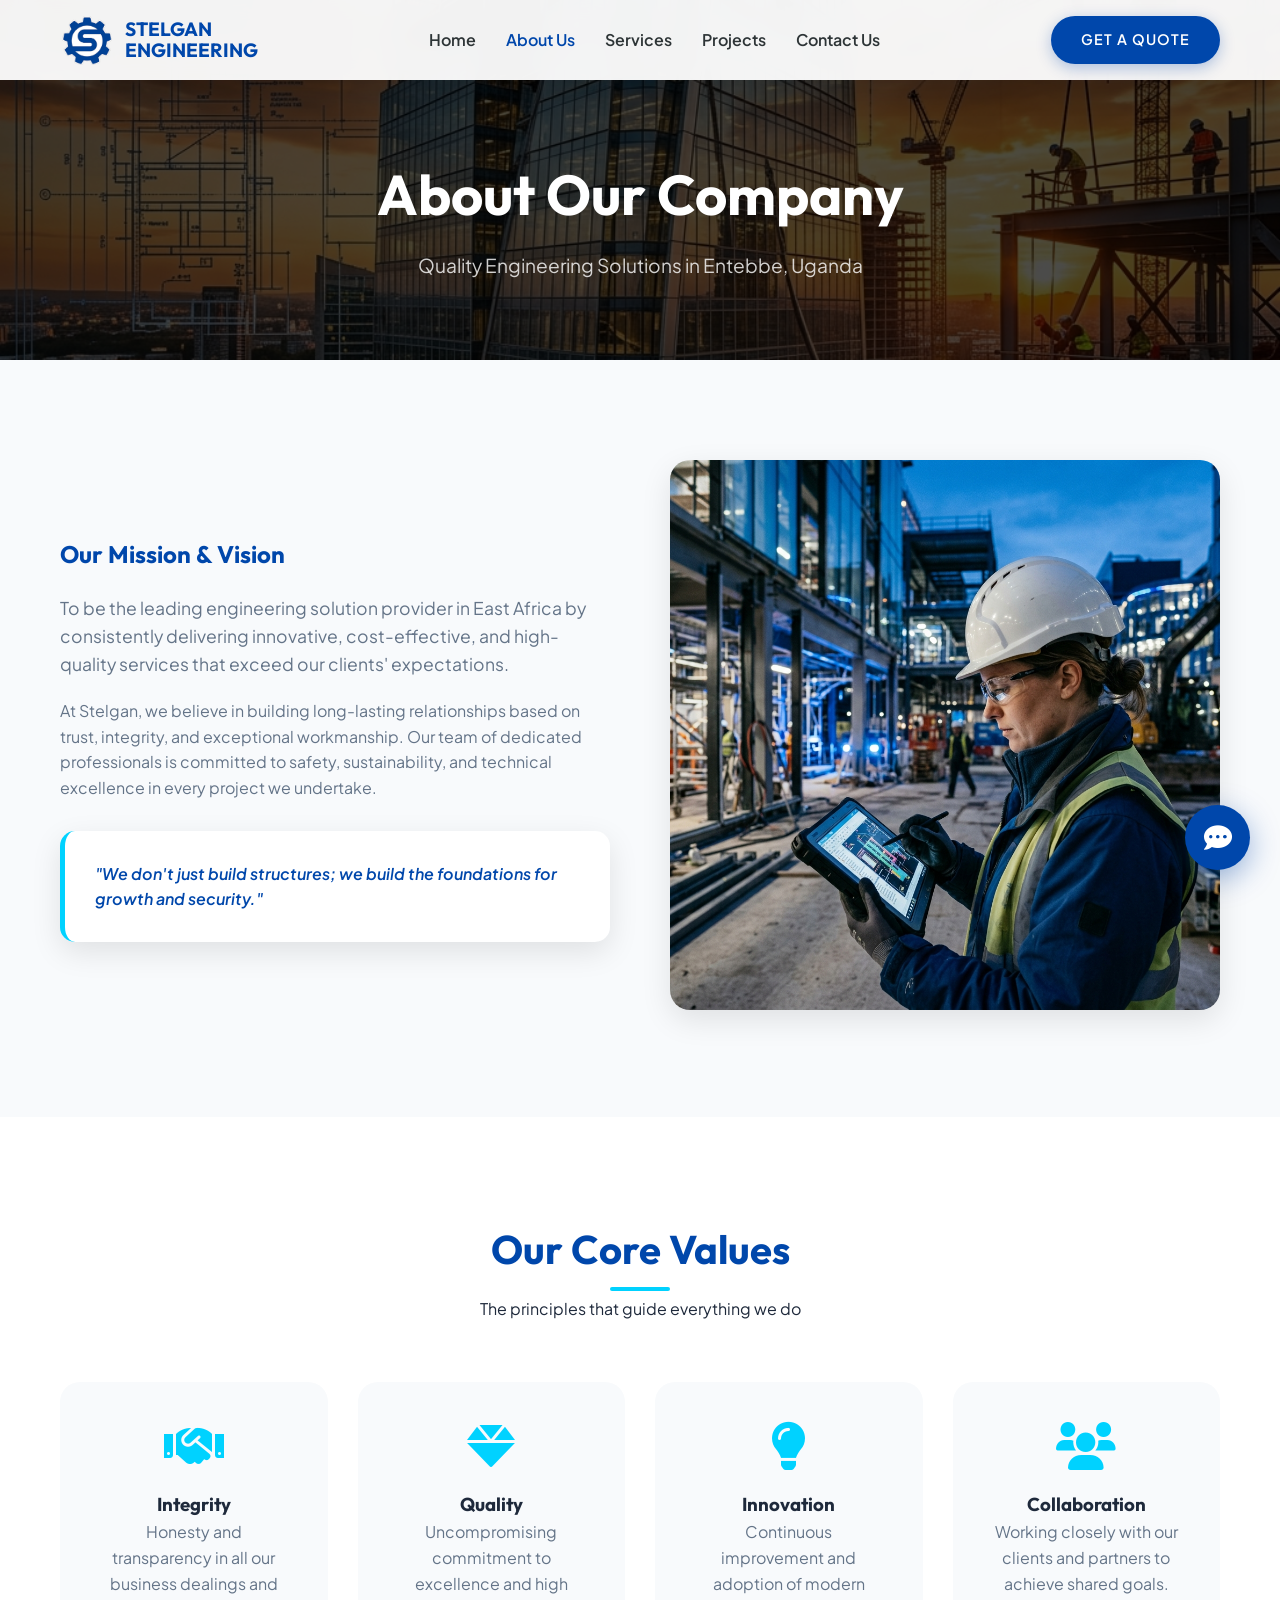
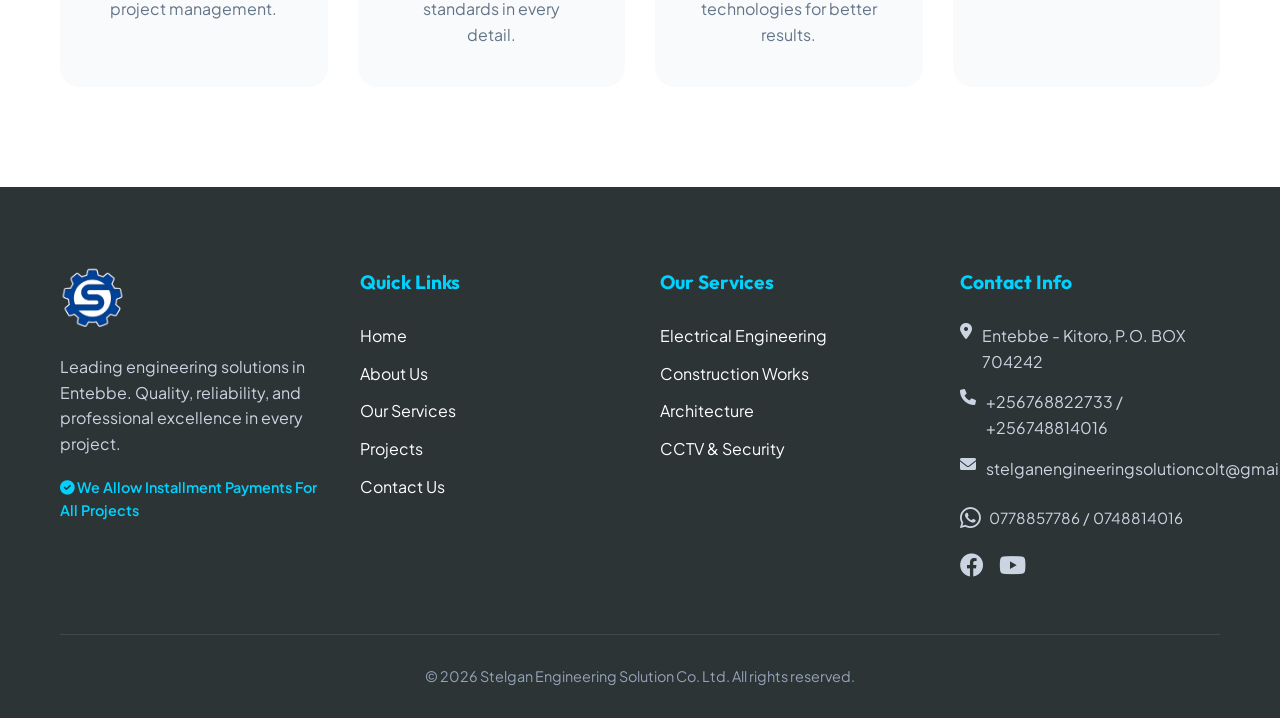
<file: about.html>
<!DOCTYPE html>
<html lang="en">

<head>
    <meta charset="UTF-8">
    <meta name="viewport" content="width=device-width, initial-scale=1.0">
    <title>About Us | Stelgan Engineering Solution</title>
    <link rel="icon" href="Images/logo.jpg" type="image/x-icon">
    <link rel="stylesheet" href="css/style.css">
    <link rel="stylesheet" href="https://cdnjs.cloudflare.com/ajax/libs/font-awesome/6.0.0/css/all.min.css">
</head>

<body>

    <div id="navbar-placeholder"></div>

    <main>
        <!-- Inner Hero -->
        <section class="inner-hero"
            style="padding: 150px 0 80px; background: linear-gradient(rgba(0, 0, 0, 0.7), rgba(0, 0, 0, 0.7)), url('Images/hero.png'); background-size: cover; background-position: center; color: white; text-align: center;">
            <div class="container animate-up">
                <h1 style="font-size: 3.5rem; margin-bottom: 10px;">About Our Company</h1>
                <p style="font-size: 1.2rem; opacity: 0.8;">Quality Engineering Solutions in Entebbe, Uganda</p>
            </div>
        </section>

        <!-- Company Mission -->
        <section class="mission">
            <div class="container">
                <div
                    style="display: grid; grid-template-columns: repeat(auto-fit, minmax(300px, 1fr)); gap: 60px; align-items: center;">
                    <div class="mission-text">
                        <h2 style="color: var(--primary); margin-bottom: 20px;">Our Mission & Vision</h2>
                        <p style="margin-bottom: 20px; font-size: 1.1rem; color: var(--text-muted);">
                            To be the leading engineering solution provider in East Africa by consistently delivering
                            innovative, cost-effective, and high-quality services that exceed our clients' expectations.
                        </p>
                        <p style="margin-bottom: 30px; color: var(--text-muted);">
                            At Stelgan, we believe in building long-lasting relationships based on trust, integrity, and
                            exceptional workmanship. Our team of dedicated professionals is committed to safety,
                            sustainability, and technical excellence in every project we undertake.
                        </p>
                        <div
                            style="background: var(--bg-white); padding: 30px; border-radius: 15px; border-left: 5px solid var(--accent); box-shadow: var(--shadow);">
                            <p style="font-style: italic; color: var(--primary); font-weight: 600;">
                                "We don't just build structures; we build the foundations for growth and security."
                            </p>
                        </div>
                    </div>
                    <div class="mission-img">
                        <img src="Images/service.png" alt="Engineering Team"
                            style="width: 100%; border-radius: 20px; box-shadow: var(--shadow);">
                    </div>
                </div>
            </div>
        </section>

        <!-- Core Values -->
        <section class="values" style="background: var(--bg-white);">
            <div class="container">
                <div class="section-title">
                    <h2>Our Core Values</h2>
                    <p>The principles that guide everything we do</p>
                </div>
                <div style="display: grid; grid-template-columns: repeat(auto-fit, minmax(250px, 1fr)); gap: 30px;">
                    <div style="text-align: center; padding: 40px; background: var(--bg-light); border-radius: 20px;">
                        <i class="fas fa-handshake"
                            style="font-size: 3rem; color: var(--accent); margin-bottom: 20px;"></i>
                        <h3>Integrity</h3>
                        <p style="color: var(--text-muted);">Honesty and transparency in all our business dealings and
                            project management.</p>
                    </div>
                    <div style="text-align: center; padding: 40px; background: var(--bg-light); border-radius: 20px;">
                        <i class="fas fa-gem" style="font-size: 3rem; color: var(--accent); margin-bottom: 20px;"></i>
                        <h3>Quality</h3>
                        <p style="color: var(--text-muted);">Uncompromising commitment to excellence and high standards
                            in every detail.</p>
                    </div>
                    <div style="text-align: center; padding: 40px; background: var(--bg-light); border-radius: 20px;">
                        <i class="fas fa-lightbulb"
                            style="font-size: 3rem; color: var(--accent); margin-bottom: 20px;"></i>
                        <h3>Innovation</h3>
                        <p style="color: var(--text-muted);">Continuous improvement and adoption of modern technologies
                            for better results.</p>
                    </div>
                    <div style="text-align: center; padding: 40px; background: var(--bg-light); border-radius: 20px;">
                        <i class="fas fa-users" style="font-size: 3rem; color: var(--accent); margin-bottom: 20px;"></i>
                        <h3>Collaboration</h3>
                        <p style="color: var(--text-muted);">Working closely with our clients and partners to achieve
                            shared goals.</p>
                    </div>
                </div>
            </div>
        </section>
    </main>

    <div id="footer-placeholder"></div>

    <script src="js/components.js"></script>
    <script src="js/main.js"></script>
</body>

</html>
</file>
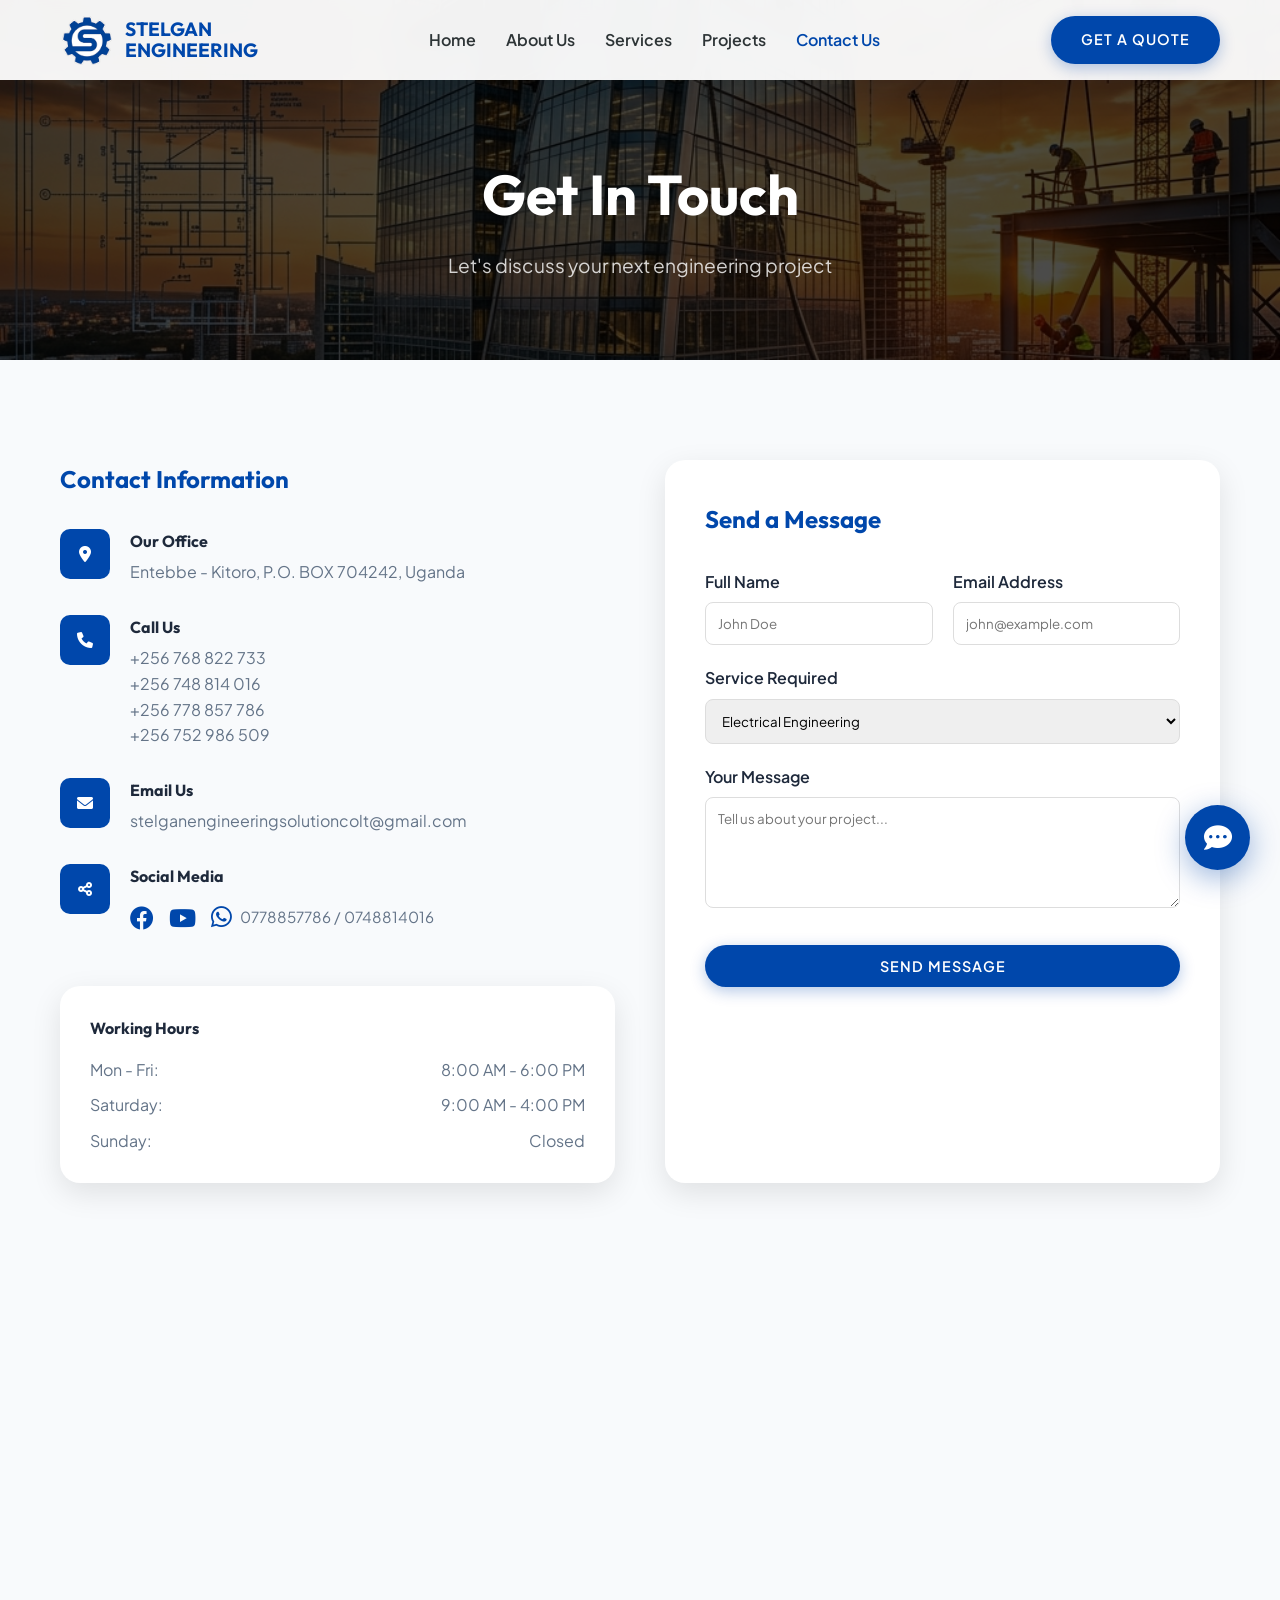
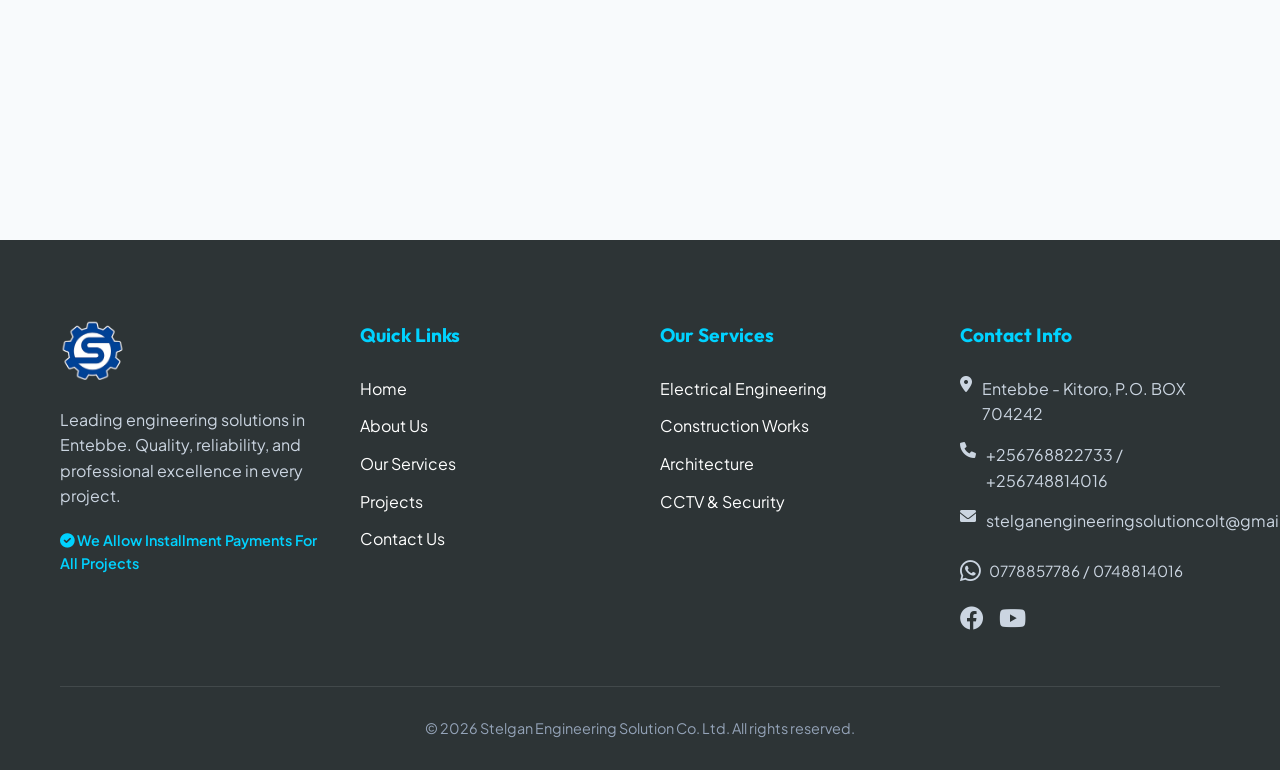
<file: contact.html>
<!DOCTYPE html>
<html lang="en">

<head>
    <meta charset="UTF-8">
    <meta name="viewport" content="width=device-width, initial-scale=1.0">
    <title>Contact Us | Stelgan Engineering Solution</title>
    <link rel="icon" href="Images/logo.jpg" type="image/x-icon">
    <link rel="stylesheet" href="css/style.css">
    <link rel="stylesheet" href="https://cdnjs.cloudflare.com/ajax/libs/font-awesome/6.0.0/css/all.min.css">
</head>

<body>

    <div id="navbar-placeholder"></div>

    <main>
        <!-- Inner Hero -->
        <section class="inner-hero"
            style="padding: 150px 0 80px; background: linear-gradient(rgba(0, 0, 0, 0.7), rgba(0, 0, 0, 0.7)), url('Images/hero.png'); background-size: cover; background-position: center; color: white; text-align: center;">
            <div class="container animate-up">
                <h1 style="font-size: 3.5rem; margin-bottom: 10px;">Get In Touch</h1>
                <p style="font-size: 1.2rem; opacity: 0.8;">Let's discuss your next engineering project</p>
            </div>
        </section>

        <section class="contact-section">
            <div class="container">
                <div style="display: grid; grid-template-columns: repeat(auto-fit, minmax(350px, 1fr)); gap: 50px;">
                    <!-- Contact Info -->
                    <div class="contact-details">
                        <h2 style="color: var(--primary); margin-bottom: 30px;">Contact Information</h2>
                        <div style="display: flex; flex-direction: column; gap: 30px;">
                            <div style="display: flex; gap: 20px; align-items: flex-start;">
                                <div
                                    style="width: 50px; height: 50px; background: var(--primary); color: white; border-radius: 10px; display: flex; align-items: center; justify-content: center; flex-shrink: 0;">
                                    <i class="fas fa-map-marker-alt"></i>
                                </div>
                                <div>
                                    <h4 style="margin-bottom: 5px;">Our Office</h4>
                                    <p style="color: var(--text-muted);">Entebbe - Kitoro, P.O. BOX 704242, Uganda</p>
                                </div>
                            </div>
                            <div style="display: flex; gap: 20px; align-items: flex-start;">
                                <div
                                    style="width: 50px; height: 50px; background: var(--primary); color: white; border-radius: 10px; display: flex; align-items: center; justify-content: center; flex-shrink: 0;">
                                    <i class="fas fa-phone"></i>
                                </div>
                                <div>
                                    <h4 style="margin-bottom: 5px;">Call Us</h4>
                                    <p style="color: var(--text-muted);">+256 768 822 733</p>
                                    <p style="color: var(--text-muted);">+256 748 814 016</p>
                                    <p style="color: var(--text-muted);">+256 778 857 786</p>
                                    <p style="color: var(--text-muted);">+256 752 986 509</p>
                                </div>
                            </div>
                            <div style="display: flex; gap: 20px; align-items: flex-start;">
                                <div
                                    style="width: 50px; height: 50px; background: var(--primary); color: white; border-radius: 10px; display: flex; align-items: center; justify-content: center; flex-shrink: 0;">
                                    <i class="fas fa-envelope"></i>
                                </div>
                                <div>
                                    <h4 style="margin-bottom: 5px;">Email Us</h4>
                                    <p style="color: var(--text-muted);"><a href="mailto:stelganengineeringsolutioncolt@gmail.com">stelganengineeringsolutioncolt@gmail.com</a></p>
                                </div>
                            </div>
                            <div style="display: flex; gap: 20px; align-items: flex-start;">
                                <div
                                    style="width: 50px; height: 50px; background: var(--primary); color: white; border-radius: 10px; display: flex; align-items: center; justify-content: center; flex-shrink: 0;">
                                    <i class="fas fa-share-alt"></i>
                                </div>
                                <div>
                                    <h4 style="margin-bottom: 5px;">Social Media</h4>
                                    <div style="display: flex; align-items: center; gap: 15px; margin-top: 8px;">
                                        <a href="https://www.facebook.com/stelganengineeringcompany" target="_blank" title="Facebook" style="color: var(--primary); font-size: 1.5rem; transition: color 0.3s;" onmouseover="this.style.color='var(--accent)'" onmouseout="this.style.color='var(--primary)'"><i class="fab fa-facebook"></i></a>
                                        <a href="https://youtube.com/@stelganengineeringcompany?si=HgPhpSAtnIQWbz9m" target="_blank" title="YouTube" style="color: var(--primary); font-size: 1.5rem; transition: color 0.3s;" onmouseover="this.style.color='var(--accent)'" onmouseout="this.style.color='var(--primary)'"><i class="fab fa-youtube"></i></a>
                                        <div style="display: flex; align-items: center; gap: 8px; color: var(--text-muted);" title="WhatsApp">
                                            <i class="fab fa-whatsapp" style="font-size: 1.5rem; color: var(--primary);"></i>
                                            <span style="font-size: 0.95rem;">0778857786 / 0748814016</span>
                                        </div>
                                    </div>
                                </div>
                            </div>
                        </div>

                        <div
                            style="margin-top: 50px; padding: 30px; background: var(--bg-white); border-radius: 20px; box-shadow: var(--shadow);">
                            <h4 style="margin-bottom: 15px;">Working Hours</h4>
                            <ul style="color: var(--text-muted);">
                                <li style="display: flex; justify-content: space-between; margin-bottom: 10px;">
                                    <span>Mon - Fri:</span> <span>8:00 AM - 6:00 PM</span></li>
                                <li style="display: flex; justify-content: space-between; margin-bottom: 10px;">
                                    <span>Saturday:</span> <span>9:00 AM - 4:00 PM</span></li>
                                <li style="display: flex; justify-content: space-between;"><span>Sunday:</span>
                                    <span>Closed</span></li>
                            </ul>
                        </div>
                    </div>

                    <!-- Contact Form -->
                    <div class="contact-form-wrapper"
                        style="background: var(--bg-white); padding: 40px; border-radius: 20px; box-shadow: var(--shadow);">
                        <h2 style="color: var(--primary); margin-bottom: 30px;">Send a Message</h2>
                        <form id="contactForm" action="contact.php" method="POST">
                            <div style="display: grid; grid-template-columns: 1fr 1fr; gap: 20px; margin-bottom: 20px;">
                                <div>
                                    <label style="display: block; margin-bottom: 8px; font-weight: 600;">Full
                                        Name</label>
                                    <input type="text" name="name" placeholder="John Doe"
                                        style="width: 100%; padding: 12px; border: 1px solid #ddd; border-radius: 8px; outline: none;"
                                        required>
                                </div>
                                <div>
                                    <label style="display: block; margin-bottom: 8px; font-weight: 600;">Email
                                        Address</label>
                                    <input type="email" name="email" placeholder="john@example.com"
                                        style="width: 100%; padding: 12px; border: 1px solid #ddd; border-radius: 8px; outline: none;"
                                        required>
                                </div>
                            </div>
                            <div style="margin-bottom: 20px;">
                                <label style="display: block; margin-bottom: 8px; font-weight: 600;">Service
                                    Required</label>
                                <select name="service"
                                    style="width: 100%; padding: 12px; border: 1px solid #ddd; border-radius: 8px; outline: none;">
                                    <option value="Electrical Engineering">Electrical Engineering</option>
                                    <option value="Construction Works">Construction Works</option>
                                    <option value="Architecture">Architecture</option>
                                    <option value="Security Systems">Security Systems</option>
                                    <option value="Other">Other</option>
                                </select>
                            </div>
                            <div style="margin-bottom: 30px;">
                                <label style="display: block; margin-bottom: 8px; font-weight: 600;">Your
                                    Message</label>
                                <textarea name="message" rows="5" placeholder="Tell us about your project..."
                                    style="width: 100%; padding: 12px; border: 1px solid #ddd; border-radius: 8px; outline: none;"
                                    required></textarea>
                            </div>
                            <button type="submit" class="btn btn-primary" style="width: 100%;">Send Message</button>
                        </form>
                    </div>
                </div>
            </div>
        </section>

        <!-- Live Map -->
        <section class="map" style="padding-bottom: 0;">
            <iframe 
                src="https://www.google.com/maps/embed?pb=!1m18!1m12!1m3!1d15959.032644262172!2d32.4633758!3d0.06325!2m3!1f0!2f0!3f0!3m2!1i1024!2i768!4f13.1!3m3!1m2!1s0x177d86ce45b23a93%3A0xc3f58963286f3640!2sKitoro%2C%20Entebbe!5e0!3m2!1sen!2sug!4v1715764000000!5m2!1sen!2sug" 
                width="100%" height="450" style="border:0;" allowfullscreen="" loading="lazy" referrerpolicy="no-referrer-when-downgrade">
            </iframe>
        </section>
    </main>

    <div id="footer-placeholder"></div>

    <script src="js/components.js"></script>
    <script src="js/main.js"></script>
</body>

</html>
</file>
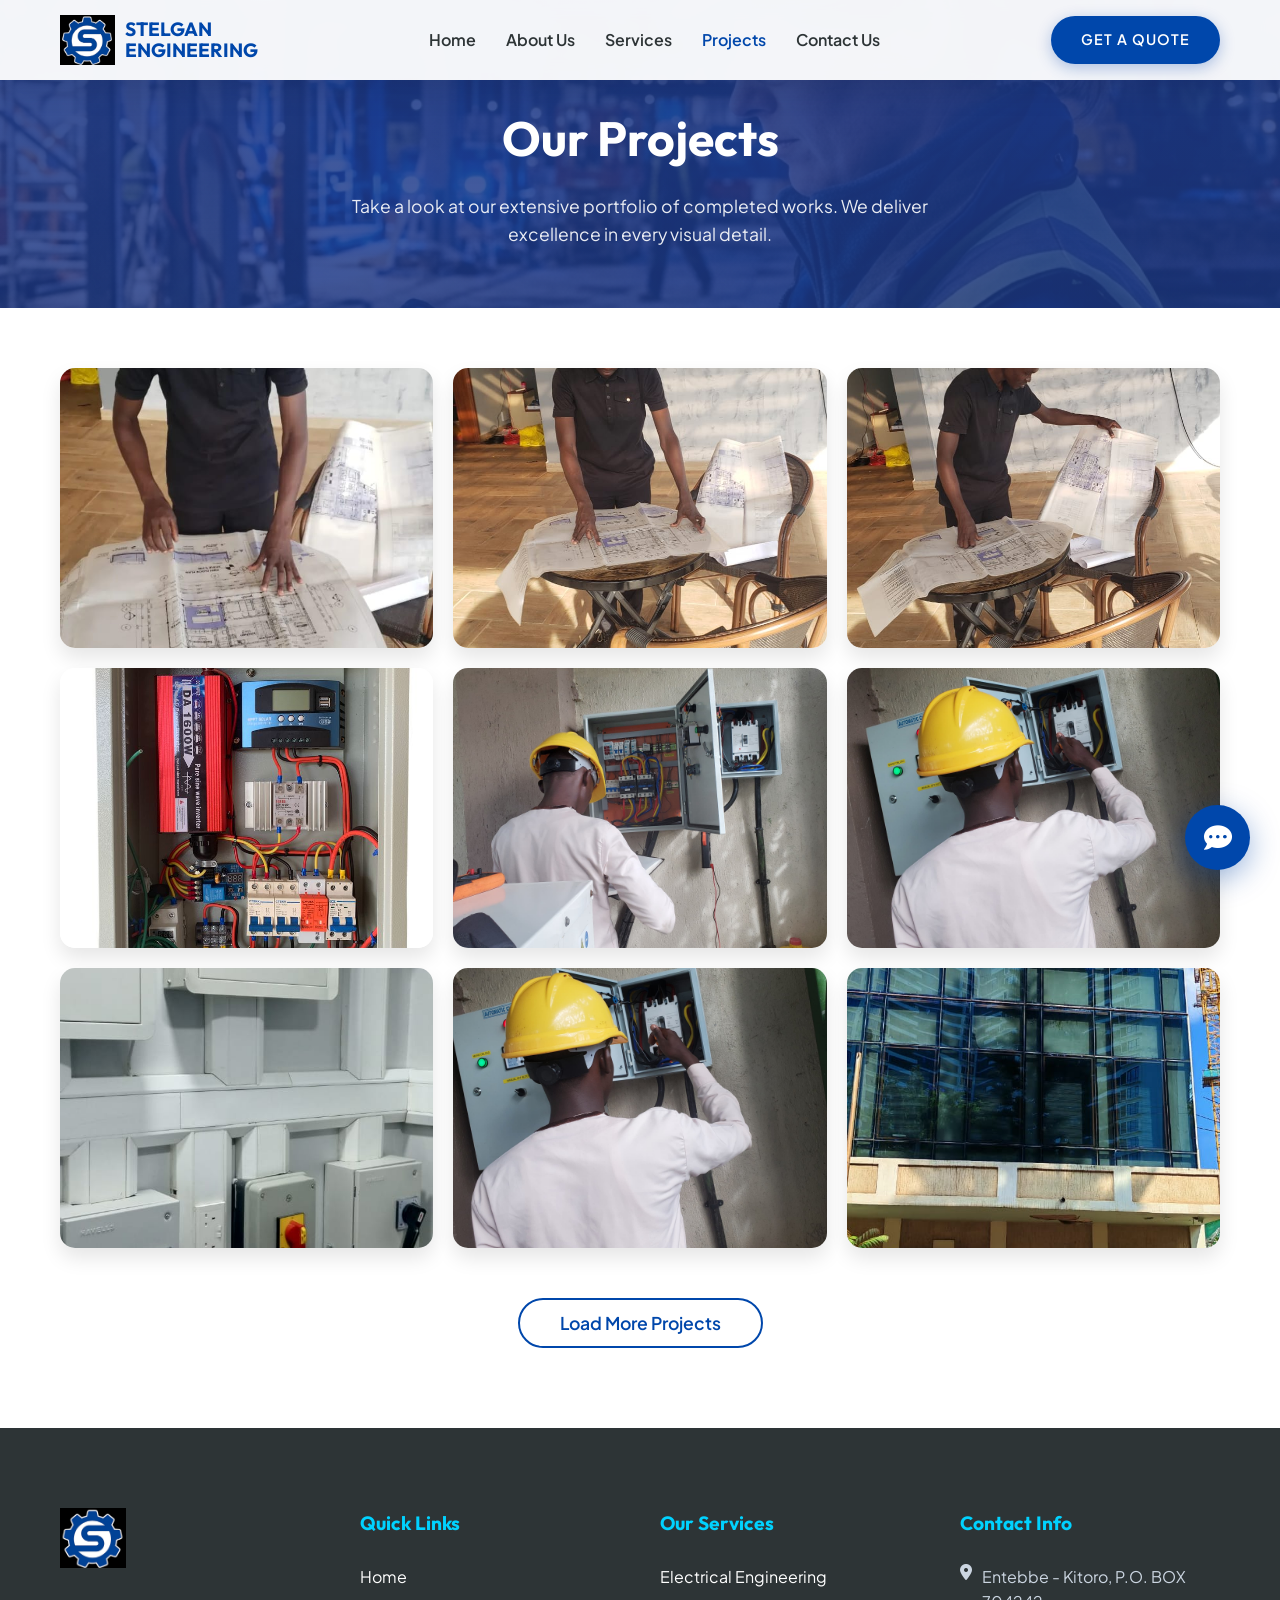
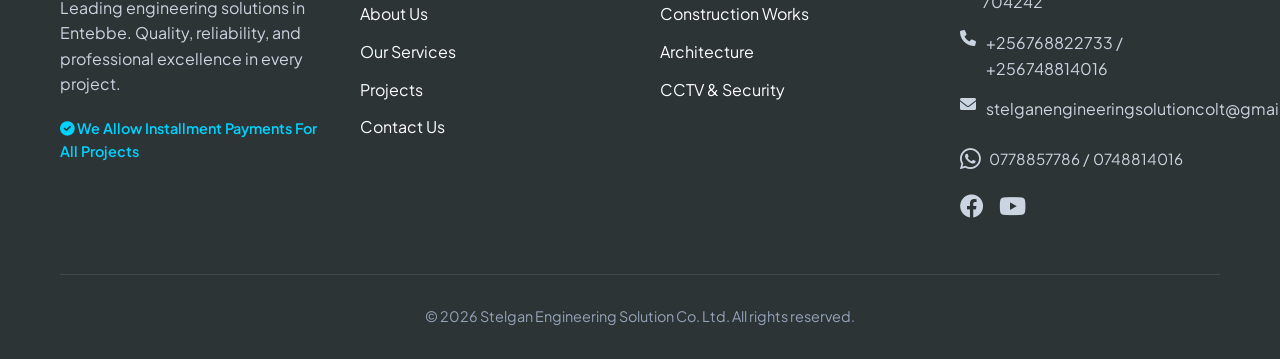
<file: projects.html>
<!DOCTYPE html>
<html lang="en">

<head>
    <meta charset="UTF-8">
    <meta name="viewport" content="width=device-width, initial-scale=1.0">
    <title>Our Projects | Stelgan Engineering Solution</title>
    <link rel="icon" href="Images/logo.jpg" type="image/x-icon">
    <link rel="stylesheet" href="css/style.css">
    <link rel="stylesheet" href="https://cdnjs.cloudflare.com/ajax/libs/font-awesome/6.0.0/css/all.min.css">
    <style>
        /* Visual gallery styles */
        .gallery-grid {
            display: grid;
            grid-template-columns: repeat(auto-fill, minmax(320px, 1fr));
            gap: 20px;
        }

        .gallery-item {
            position: relative;
            border-radius: 15px;
            overflow: hidden;
            box-shadow: 0 10px 20px rgba(0, 0, 0, 0.1);
            aspect-ratio: 4 / 3;
            cursor: pointer;
            group: project;
        }

        .gallery-item img {
            width: 100%;
            height: 100%;
            object-fit: cover;
            transition: transform 0.6s ease;
        }

        .gallery-item:hover img {
            transform: scale(1.1);
        }

        .gallery-overlay {
            position: absolute;
            inset: 0;
            background: linear-gradient(to top, rgba(0, 0, 0, 0.8), rgba(0, 0, 0, 0.2));
            opacity: 0;
            transition: opacity 0.4s ease;
            display: flex;
            align-items: center;
            justify-content: center;
        }

        .gallery-item:hover .gallery-overlay {
            opacity: 1;
        }

        .view-btn {
            background: var(--accent);
            color: white;
            border: none;
            padding: 12px 25px;
            border-radius: 30px;
            font-weight: bold;
            font-size: 1rem;
            transform: translateY(20px);
            transition: all 0.4s ease;
            box-shadow: 0 5px 15px rgba(0, 0, 0, 0.3);
        }

        .gallery-item:hover .view-btn {
            transform: translateY(0);
        }

        .view-btn:hover {
            background: var(--bg-white);
            color: var(--accent);
        }

        .load-more-container {
            text-align: center;
            margin-top: 50px;
        }

        .btn-load-more {
            background: transparent;
            color: var(--primary);
            border: 2px solid var(--primary);
            padding: 12px 40px;
            font-size: 1.1rem;
            border-radius: 30px;
            font-weight: 600;
            cursor: pointer;
            transition: all 0.3s ease;
        }

        .btn-load-more:hover {
            background: var(--primary);
            color: white;
            box-shadow: 0 5px 15px rgba(30, 58, 138, 0.3);
        }

        /* Modal styling */
        .modal {
            display: none;
            position: fixed;
            z-index: 1000;
            padding-top: 50px;
            left: 0;
            top: 0;
            width: 100%;
            height: 100%;
            overflow: auto;
            background-color: rgba(0, 0, 0, 0.9);
            backdrop-filter: blur(5px);
        }

        .modal-content {
            margin: auto;
            display: block;
            max-width: 80%;
            max-height: 80vh;
            border-radius: 10px;
            box-shadow: 0 0 30px rgba(0, 0, 0, 0.5);
            animation: zoomIn 0.3s ease;
        }

        @keyframes zoomIn {
            from {
                transform: scale(0.9);
                opacity: 0;
            }

            to {
                transform: scale(1);
                opacity: 1;
            }
        }

        .close-modal {
            position: absolute;
            top: 20px;
            right: 35px;
            color: #f1f1f1;
            font-size: 40px;
            font-weight: bold;
            transition: 0.3s;
            cursor: pointer;
        }

        .close-modal:hover,
        .close-modal:focus {
            color: var(--accent);
            text-decoration: none;
            cursor: pointer;
        }

        /* Modal Navigation */
        .modal-nav {
            position: absolute;
            top: 50%;
            transform: translateY(-50%);
            background: rgba(255, 255, 255, 0.2);
            color: white;
            border: none;
            padding: 15px 20px;
            font-size: 24px;
            cursor: pointer;
            border-radius: 50%;
            transition: 0.3s;
            z-index: 1001;
        }

        .modal-nav:hover {
            background: var(--accent);
        }

        .modal-nav.prev {
            left: 20px;
        }

        .modal-nav.next {
            right: 20px;
        }

        /* Support for video in gallery */
        .gallery-item video {
            width: 100%;
            height: 100%;
            object-fit: cover;
            transition: transform 0.6s ease;
        }

        .gallery-item:hover video {
            transform: scale(1.1);
        }
        
        .modal-media-container {
            margin: auto;
            display: flex;
            justify-content: center;
            align-items: center;
            max-width: 80%;
            max-height: 80vh;
            animation: zoomIn 0.3s ease;
        }
        .modal-media-container img, .modal-media-container video {
            max-width: 100%;
            max-height: 80vh;
            border-radius: 10px;
            box-shadow: 0 0 30px rgba(0, 0, 0, 0.5);
        }
    </style>
</head>

<body>

    <div id="navbar-placeholder"></div>

    <main>
        <!-- Page Header -->
        <section class="page-header"
            style="background: linear-gradient(rgba(30, 58, 138, 0.9), rgba(30, 58, 138, 0.8)), url('Images/service.png'); background-size: cover; background-position: center; padding: 100px 0 60px; color: white; text-align: center;">
            <div class="container animate-up">
                <h1 style="font-size: 3rem; margin-bottom: 15px;">Our Projects</h1>
                <p style="font-size: 1.1rem; opacity: 0.9; max-width: 600px; margin: 0 auto;">
                    Take a look at our extensive portfolio of completed works. We deliver excellence in every visual
                    detail.
                </p>
            </div>
        </section>

        <!-- Gallery Section -->
        <section class="gallery-section" style="padding: 60px 0 80px; background: var(--bg-white);">
            <div class="container animate-up" style="animation-delay: 0.2s;">

                <div class="gallery-grid" id="galleryGrid">
                    <!-- Project Images -->
                    <div class="gallery-item">
                        <img src="Images/Assets/1.jpeg" alt="Project 1">
                        <div class="gallery-overlay">
                            <button class="view-btn"><i class="fas fa-search-plus"></i> View Image</button>
                        </div>
                    </div>

                    <div class="gallery-item">
                        <img src="Images/Assets/2.jpeg" alt="Project 2">
                        <div class="gallery-overlay">
                            <button class="view-btn"><i class="fas fa-search-plus"></i> View Image</button>
                        </div>
                    </div>

                    <div class="gallery-item">
                        <img src="Images/Assets/3.jpeg" alt="Project 3">
                        <div class="gallery-overlay">
                            <button class="view-btn"><i class="fas fa-search-plus"></i> View Image</button>
                        </div>
                    </div>

                    <div class="gallery-item">
                        <img src="Images/Assets/4.jpeg" alt="Project 4">
                        <div class="gallery-overlay">
                            <button class="view-btn"><i class="fas fa-search-plus"></i> View Image</button>
                        </div>
                    </div>

                    <div class="gallery-item">
                        <img src="Images/Assets/5.jpeg" alt="Project 5">
                        <div class="gallery-overlay">
                            <button class="view-btn"><i class="fas fa-search-plus"></i> View Image</button>
                        </div>
                    </div>

                    <div class="gallery-item">
                        <img src="Images/Assets/6.jpeg" alt="Project 6">
                        <div class="gallery-overlay">
                            <button class="view-btn"><i class="fas fa-search-plus"></i> View Image</button>
                        </div>
                    </div>
                    <div class="gallery-item">
                        <img src="Images/Assets/7.jpeg" alt="Project 7">
                        <div class="gallery-overlay">
                            <button class="view-btn"><i class="fas fa-search-plus"></i> View Image</button>
                        </div>
                    </div>
                    <div class="gallery-item">
                        <img src="Images/Assets/8.jpeg" alt="Project 8">
                        <div class="gallery-overlay">
                            <button class="view-btn"><i class="fas fa-search-plus"></i> View Image</button>
                        </div>
                    </div>
                    <div class="gallery-item">
                        <img src="Images/Assets/9.jpeg" alt="Project 9">
                        <div class="gallery-overlay">
                            <button class="view-btn"><i class="fas fa-search-plus"></i> View Image</button>
                        </div>
                    </div>
                    <div class="gallery-item">
                        <img src="Images/Assets/10.jpeg" alt="Project 10">
                        <div class="gallery-overlay">
                            <button class="view-btn"><i class="fas fa-search-plus"></i> View Image</button>
                        </div>
                    </div>
                    <div class="gallery-item">
                        <img src="Images/Assets/11.jpeg" alt="Project 11">
                        <div class="gallery-overlay">
                            <button class="view-btn"><i class="fas fa-search-plus"></i> View Image</button>
                        </div>
                    </div>
                    <div class="gallery-item">
                        <img src="Images/Assets/12.jpeg" alt="Project 12">
                        <div class="gallery-overlay">
                            <button class="view-btn"><i class="fas fa-search-plus"></i> View Image</button>
                        </div>
                    </div>
                    <div class="gallery-item">
                        <img src="Images/Assets/13.jpeg" alt="Project 13">
                        <div class="gallery-overlay">
                            <button class="view-btn"><i class="fas fa-search-plus"></i> View Image</button>
                        </div>
                    </div>
                    <div class="gallery-item">
                        <img src="Images/Assets/14.jpeg" alt="Project 14">
                        <div class="gallery-overlay">
                            <button class="view-btn"><i class="fas fa-search-plus"></i> View Image</button>
                        </div>
                    </div>
                    <div class="gallery-item">
                        <video src="Images/Assets/v1.mp4" autoplay loop muted playsinline></video>
                        <div class="gallery-overlay">
                            <button class="view-btn"><i class="fas fa-search-plus"></i> View Image</button>
                        </div>
                    </div>
                </div>

                <div class="load-more-container">
                    <button class="btn-load-more" id="loadMoreBtn">Load More Projects</button>
                </div>
            </div>
        </section>
    </main>

    <!-- Image/Video Modal -->
    <div id="imageModal" class="modal" style="display: none; align-items: center; justify-content: center;">
        <span class="close-modal">&times;</span>
        <button class="modal-nav prev" id="modalPrev"><i class="fas fa-chevron-left"></i></button>
        <button class="modal-nav next" id="modalNext"><i class="fas fa-chevron-right"></i></button>
        <div class="modal-media-container" id="modalMediaContainer"></div>
    </div>

    <div id="footer-placeholder"></div>

    <script src="js/components.js"></script>
    <script>
        document.addEventListener('DOMContentLoaded', () => {
            const galleryItems = Array.from(document.querySelectorAll(".gallery-item"));
            const loadMoreBtn = document.getElementById('loadMoreBtn');
            const itemsPerPage = 9;
            let visibleItems = itemsPerPage;

            // Initial hide logic
            galleryItems.forEach((item, index) => {
                if (index >= visibleItems) {
                    item.style.display = 'none';
                }
            });

            if (galleryItems.length <= visibleItems) {
                loadMoreBtn.parentElement.style.display = 'none';
            }

            // Load More Logic
            loadMoreBtn.addEventListener('click', () => {
                const btn = loadMoreBtn;
                btn.innerHTML = '<i class="fas fa-spinner fa-spin"></i> Loading...';
                
                setTimeout(() => {
                    visibleItems += itemsPerPage;
                    galleryItems.forEach((item, index) => {
                        if (index < visibleItems) {
                            item.style.display = 'block';
                        }
                    });
                    
                    btn.innerHTML = 'Load More Projects';
                    
                    if (visibleItems >= galleryItems.length) {
                        btn.parentElement.style.display = 'none';
                    }
                }, 600);
            });

            // Modal Logic
            const modal = document.getElementById("imageModal");
            const mediaContainer = document.getElementById("modalMediaContainer");
            const closeModal = document.querySelector(".close-modal");
            const btnPrev = document.getElementById("modalPrev");
            const btnNext = document.getElementById("modalNext");
            let currentIndex = 0;

            function showMedia(index) {
                mediaContainer.innerHTML = ''; // Clear current
                const item = galleryItems[index];
                const img = item.querySelector("img");
                const video = item.querySelector("video");
                
                if (img) {
                    const newImg = document.createElement("img");
                    newImg.src = img.src;
                    mediaContainer.appendChild(newImg);
                } else if (video) {
                    const newVid = document.createElement("video");
                    newVid.src = video.src;
                    newVid.controls = true;
                    newVid.autoplay = true;
                    mediaContainer.appendChild(newVid);
                }
            }

            galleryItems.forEach((item, index) => {
                item.addEventListener("click", function () {
                    currentIndex = index;
                    modal.style.display = "flex";
                    showMedia(currentIndex);
                    document.body.style.overflow = "hidden";
                });
            });

            btnPrev.addEventListener('click', (e) => {
                e.stopPropagation();
                currentIndex = (currentIndex > 0) ? currentIndex - 1 : galleryItems.length - 1;
                showMedia(currentIndex);
            });

            btnNext.addEventListener('click', (e) => {
                e.stopPropagation();
                currentIndex = (currentIndex < galleryItems.length - 1) ? currentIndex + 1 : 0;
                showMedia(currentIndex);
            });

            closeModal.addEventListener("click", function () {
                modal.style.display = "none";
                document.body.style.overflow = "auto";
                mediaContainer.innerHTML = ''; // Stop video playback
            });

            // Close modal when clicking outside the media
            modal.addEventListener("click", function (e) {
                if (e.target === modal || e.target === mediaContainer) {
                    modal.style.display = "none";
                    document.body.style.overflow = "auto";
                    mediaContainer.innerHTML = '';
                }
            });
        });
    </script>
</body>

</html>
</file>
<file: css/style.css>
@import url('https://fonts.googleapis.com/css2?family=Outfit:wght@300;400;600;700&family=Plus+Jakarta+Sans:wght@300;400;500;600;700&display=swap');

:root {
    --primary: #0047AB;
    --primary-dark: #003380;
    --secondary: #2D3436;
    --accent: #00D2FF;
    --bg-light: #F8FAFC;
    --bg-white: #FFFFFF;
    --text-main: #1E293B;
    --text-muted: #647488;
    --white: #FFFFFF;
    --border: #1E293B;
    --shadow: 0 10px 30px rgba(0, 0, 0, 0.1);
    --transition: all 0.3s cubic-bezier(0.4, 0, 0.2, 1);
}

* {
    margin: 0;
    padding: 0;
    box-sizing: border-box;
    font-family: 'Plus Jakarta Sans', sans-serif;
}

body {
    background-color: var(--bg-light);
    color: var(--text-main);
    line-height: 1.6;
    overflow-x: hidden;
}

h1,
h2,
h3,
h4,
h5,
h6 {
    font-family: 'Outfit', sans-serif;
    font-weight: 700;
}

a {
    text-decoration: none;
    color: inherit;
    transition: var(--transition);
}

ul {
    list-style: none;
}

.container {
    max-width: 1200px;
    margin: 0 auto;
    padding: 0 20px;
}

/* Navbar Placeholder */
#navbar-placeholder {
    position: fixed;
    top: 0;
    width: 100%;
    z-index: 1000;
}

/* Section Spacing */
section {
    padding: 100px 0;
}

.section-title {
    text-align: center;
    margin-bottom: 60px;
}

.section-title h2 {
    font-size: 2.5rem;
    color: var(--primary);
    margin-bottom: 15px;
    position: relative;
    display: inline-block;
}

.section-title h2::after {
    content: '';
    position: absolute;
    bottom: -10px;
    left: 50%;
    transform: translateX(-50%);
    width: 60px;
    height: 4px;
    background: var(--accent);
    border-radius: 2px;
}

/* Buttons */
.btn {
    display: inline-block;
    padding: 12px 30px;
    border-radius: 50px;
    font-weight: 600;
    cursor: pointer;
    transition: var(--transition);
    border: none;
    text-transform: uppercase;
    font-size: 0.9rem;
    letter-spacing: 1px;
}

.btn-primary {
    background: var(--primary);
    color: white;
    box-shadow: 0 4px 15px rgba(0, 71, 171, 0.3);
}

.btn-primary:hover {
    background: var(--primary-dark);
    transform: translateY(-3px);
    box-shadow: 0 6px 20px rgba(0, 71, 171, 0.4);
}

.btn-outline {
    border: 2px solid var(--primary);
    color: var(--primary);
    background: transparent;
}

.btn-outline:hover {
    background: var(--primary);
    color: white;
}

/* Navbar Styles (injected via JS but styled here) */
.navbar {
    background: rgba(255, 255, 255, 0.95);
    backdrop-filter: blur(10px);
    padding: 15px 0;
    box-shadow: var(--shadow);
}

.nav-container {
    display: flex;
    justify-content: space-between;
    align-items: center;
}

.logo-wrapper {
    display: flex;
    align-items: center;
    gap: 10px;
}

.logo-wrapper img {
    height: 50px;
}

.logo-text {
    font-family: 'Outfit', sans-serif;
    font-weight: 700;
    font-size: 1.2rem;
    color: var(--primary);
    line-height: 1.1;
}

.nav-links {
    display: flex;
    gap: 30px;
}

.nav-links a {
    font-weight: 600;
    color: var(--secondary);
}

.nav-links a:hover,
.nav-links a.active {
    color: var(--primary);
}

/* Footer Styles */
.footer {
    background: var(--secondary);
    color: white;
    padding: 80px 0 30px;
}

.footer-grid {
    display: grid;
    grid-template-columns: repeat(auto-fit, minmax(250px, 1fr));
    gap: 40px;
    margin-bottom: 50px;
}

.footer-logo {
    margin-bottom: 20px;
}

.footer h4 {
    font-size: 1.2rem;
    margin-bottom: 25px;
    color: var(--accent);
}

.footer-links li {
    margin-bottom: 12px;
}

.footer-links a:hover {
    color: var(--accent);
    padding-left: 5px;
}

.contact-info li {
    display: flex;
    align-items: flex-start;
    gap: 10px;
    margin-bottom: 15px;
    color: #CBD5E1;
}

.footer-bottom {
    border-top: 1px solid rgba(255, 255, 255, 0.1);
    padding-top: 30px;
    text-align: center;
    font-size: 0.9rem;
    color: #94A3B8;
}

/* Animations */
@keyframes fadeInUp {
    from {
        opacity: 0;
        transform: translateY(30px);
    }

    to {
        opacity: 1;
        transform: translateY(0);
    }
}

.animate-up {
    animation: fadeInUp 0.8s ease forwards;
}

/* Mobile Menu & Responsive Styling */
.mobile-menu-btn {
    display: none;
    font-size: 1.5rem;
    cursor: pointer;
    color: var(--primary);
}

@media (max-width: 768px) {
    .mobile-menu-btn {
        display: block !important;
    }

    .nav-links {
        position: fixed;
        top: 80px;
        left: -100%;
        width: 100%;
        height: calc(100vh - 80px);
        background: var(--bg-white);
        flex-direction: column;
        align-items: center;
        padding-top: 50px;
        transition: var(--transition);
        box-shadow: var(--shadow);
    }

    .nav-links.active {
        left: 0;
    }

    .nav-links a {
        font-size: 1.2rem;
        display: block;
        padding: 10px 0;
    }

    .nav-container>.btn {
        display: none;
    }

    .section-title h2 {
        font-size: 2rem;
    }

    .hero h1,
    .inner-hero h1 {
        font-size: clamp(2.5rem, 5vw, 4rem) !important;
    }

    #contactForm>div:first-child {
        grid-template-columns: 1fr !important;
    }

    .hero-btns {
        display: flex;
        flex-direction: column;
        gap: 15px;
        width: 100%;
    }

    .hero-btns .btn {
        margin-left: 0 !important;
        width: 100%;
        text-align: center;
    }
}
</file>
